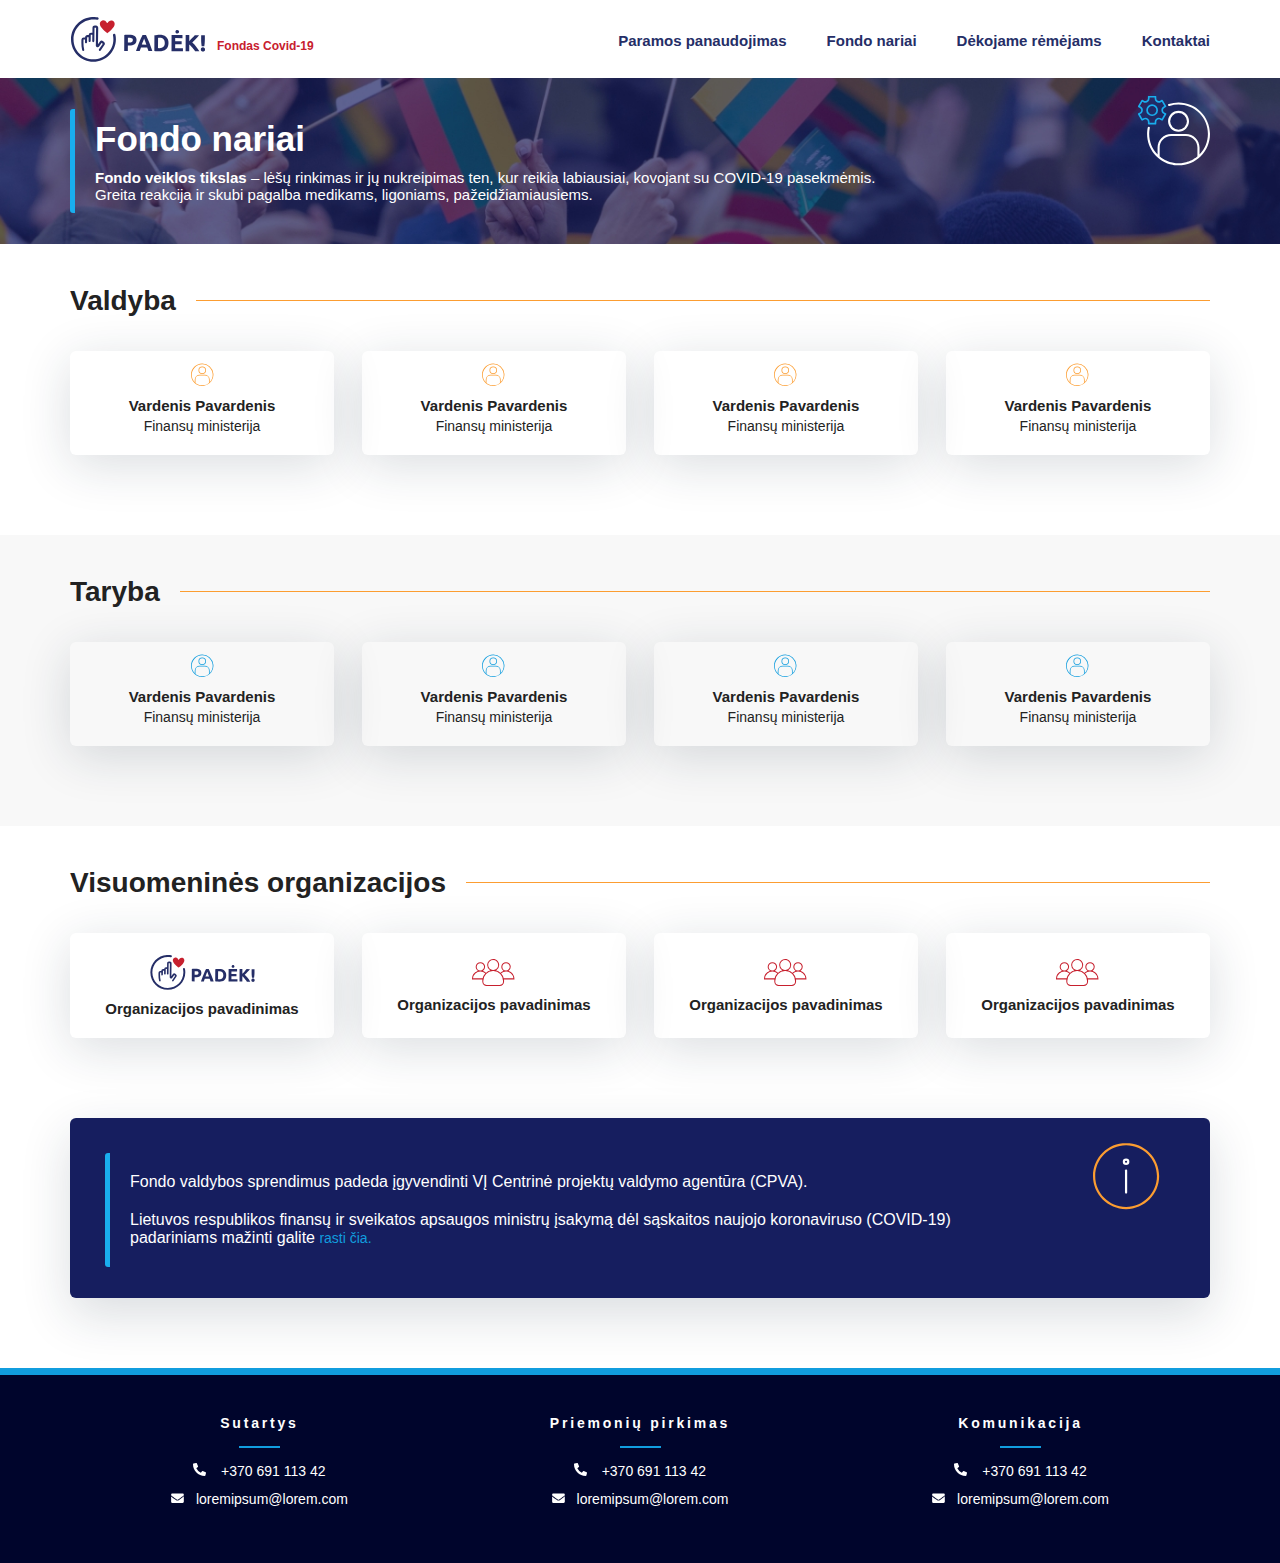
<file: index.html>
<!DOCTYPE html>
<html lang="en">
<head>
    <meta charset="UTF-8">
    <meta name="viewport" content="width=device-width, initial-scale=1.0">
    <title>Fondo nariai</title>
    <link rel="stylesheet" href="assets/css/main.css">
</head>
<body>
    <header class="container">
        <div class="header">

            <div class="logo">
                <div class="logo-icon"></div>
                <div class="logo-text">Fondas Covid-19</div>
            </div>
            
            <div class="nav">
                <nav>
                    <ul>
                        <li>Paramos panaudojimas</li>
                        <li>Fondo nariai</li>
                        <li>Dėkojame rėmėjams</li>
                        <li>Kontaktai</li>
                    </ul>
                </nav>
            </div>
            
        </div>
    </header>

    <main>
        <div class="head-img">
            <div class="head-container container">

                <div class="head-title">
                    
                    <div class="head-text">
                        <h1>Fondo nariai</h1>
                        <span> Fondo veiklos tikslas </span>– lėšų rinkimas ir jų nukreipimas ten, kur reikia labiausiai, kovojant su COVID-19 pasekmėmis.
                            Greita reakcija ir skubi pagalba medikams, ligoniams, pažeidžiamiausiems.
                    </div>
                </div>

                <div class="head-icon">
                </div>

            </div>
        </div>

        <section class="section ">

            <div class="container">
                <div class="section-head">
                    <h2>Valdyba</h2>
                    <span></span>
                </div>

                <div class="section-content">
                    <ul>
                        <li>
                            <div class="content-icon"></div>
                            <div class="content-name">Vardenis Pavardenis</div>
                            <div class="content-sub_name">Finansų ministerija</div>
                        </li>
                        <li>
                            <div class="content-icon"></div>
                            <div class="content-name">Vardenis Pavardenis</div>
                            <div class="content-sub_name">Finansų ministerija</div>
                        </li>
                        <li>
                            <div class="content-icon"></div>
                            <div class="content-name">Vardenis Pavardenis</div>
                            <div class="content-sub_name">Finansų ministerija</div>
                        </li>
                        <li>
                            <div class="content-icon"></div>
                            <div class="content-name">Vardenis Pavardenis</div>
                            <div class="content-sub_name">Finansų ministerija</div>
                        </li>
                    </ul>
                </div>
            </div>
        </section>

        <section class="section">
            <div class="container">
                <div class="section-head">
                    <h2>Taryba</h2>
                    <span></span>
                </div>

                <div class="section-content">
                    <ul>
                        <li>
                            <div class="content-icon"></div>
                            <div class="content-name">Vardenis Pavardenis</div>
                            <div class="content-sub_name">Finansų ministerija</div>
                        </li>
                        <li>
                            <div class="content-icon"></div>
                            <div class="content-name">Vardenis Pavardenis</div>
                            <div class="content-sub_name">Finansų ministerija</div>
                        </li>
                        <li>
                            <div class="content-icon"></div>
                            <div class="content-name">Vardenis Pavardenis</div>
                            <div class="content-sub_name">Finansų ministerija</div>
                        </li>
                        <li>
                            <div class="content-icon"></div>
                            <div class="content-name">Vardenis Pavardenis</div>
                            <div class="content-sub_name">Finansų ministerija</div>
                        </li>
                    </ul>
                </div>
            </div>
        </section>

        <section class="section ">
            <div class="container">
                <div class="section-head">
                    <h2>Visuomeninės organizacijos</h2>
                    <span></span>
                </div>

                <div class="section-content">
                    <ul>
                        <li>
                            <div class="content-icon-logo"></div>
                            <div class="content-name">Organizacijos pavadinimas</div>
                            
                        </li>
                        <li>
                            <div class="content-icon-2"></div>
                            <div class="content-name">Organizacijos pavadinimas</div>
                            
                        </li>
                        <li>
                            <div class="content-icon-2"></div>
                            <div class="content-name">Organizacijos pavadinimas</div>
                            
                        </li>
                        <li>
                            <div class="content-icon-2"></div>
                            <div class="content-name">Organizacijos pavadinimas</div>
                            
                        </li>
                    </ul>
                </div>
            </div>
        </section>

        <div class="short-info container">
            <div class="head-container">

                <div class="head-title">
                    
                    <div class="head-text">
                        <span>Fondo valdybos sprendimus padeda įgyvendinti VĮ Centrinė projektų valdymo agentūra (CPVA).</span>
                        <span>Lietuvos respublikos finansų ir sveikatos apsaugos ministrų įsakymą dėl sąskaitos naujojo koronaviruso (COVID-19) padariniams mažinti galite   <a href="">rasti čia.</a></span>
                    </div>
                </div>

                <div class="info-icon">
                </div>

            </div>
        </div>

    </main>

    <footer>
        <div class="footer container">

            <div class="footer-block">
                <div class="block-title">Sutartys</div>
                <div class="block-spacer"></div>
                <div class="block-contact"><span class="number-icon"></span> <a href="tel:">+370 691 113 42</a></div>
                <div class="block-contact"><span class="email-icon"></span><a href="mailto:">loremipsum@lorem.com</a></div>
            </div>
            <div class="footer-block">
                <div class="block-title">Priemonių pirkimas</div>
                <div class="block-spacer"></div>
                <div class="block-contact"><span class="number-icon"></span> <a href="tel:">+370 691 113 42</a></div>
                <div class="block-contact"><span class="email-icon"></span><a href="mailto:">loremipsum@lorem.com</a></div>
            </div>
            <div class="footer-block">
                <div class="block-title">Komunikacija</div>
                <div class="block-spacer"></div>
                <div class="block-contact"><span class="number-icon"></span> <a href="tel:">+370 691 113 42</a></div>
                <div class="block-contact"><span class="email-icon"></span><a href="mailto:">loremipsum@lorem.com</a></div>
            </div>

        </div>
    </footer>
</body>
</html>
</file>
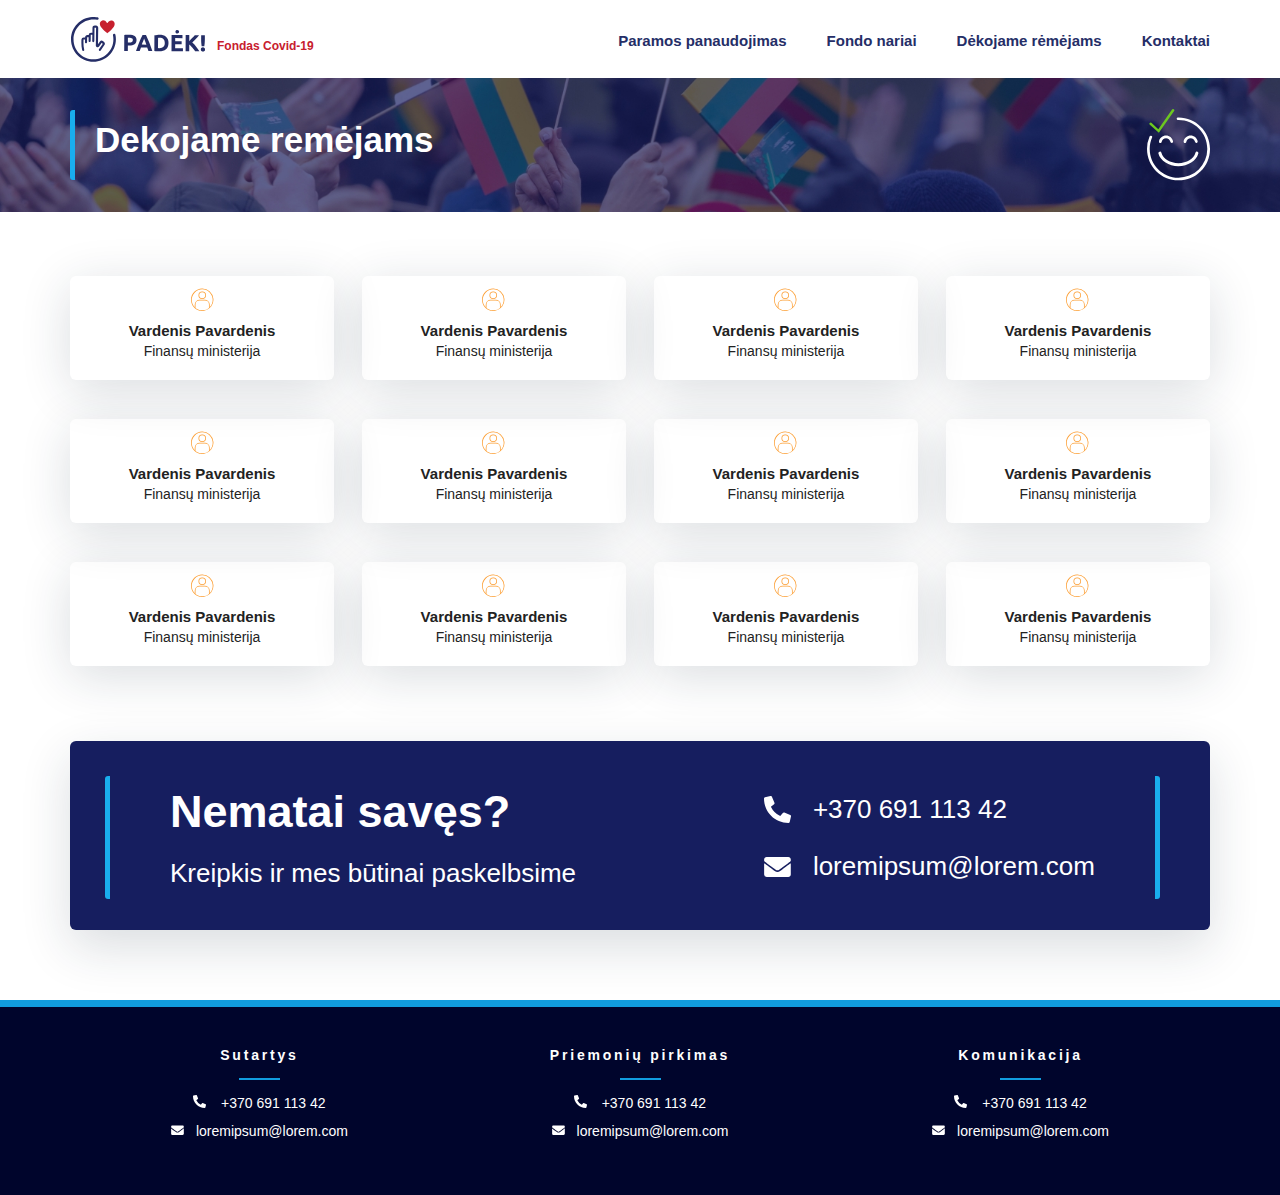
<file: index2.html>
<!DOCTYPE html>
<html lang="en">
<head>
    <meta charset="UTF-8">
    <meta name="viewport" content="width=device-width, initial-scale=1.0">
    <title>Dekojame remėjams</title>
    <link rel="stylesheet" href="assets/css/main.css">
</head>
<body>
    <header class="container">
        <div class="header">

            <div class="logo">
                <div class="logo-icon"></div>
                <div class="logo-text">Fondas Covid-19</div>
            </div>
            
            <div class="nav">
                <nav>
                    <ul>
                        <li>Paramos panaudojimas</li>
                        <li>Fondo nariai</li>
                        <li>Dėkojame rėmėjams</li>
                        <li>Kontaktai</li>
                    </ul>
                </nav>
            </div>
            
        </div>
    </header>
    <main>

        <div class="head-img">
            <div class="head-container sponsors-page_head container">

                <div class="head-title">
                    <div class="head-text">
                        <h1>Dekojame remėjams</h1>
                    </div>
                </div>

                <div class="smile-icon">
                </div>

            </div>
        </div>

        <section class="all-sponsors container">

            <div class="section-content">
                <ul>
                    <li>
                        <div class="content-icon"></div>
                        <div class="content-name">Vardenis Pavardenis</div>
                        <div class="content-sub_name">Finansų ministerija</div>
                    </li>
                    <li>
                        <div class="content-icon"></div>
                        <div class="content-name">Vardenis Pavardenis</div>
                        <div class="content-sub_name">Finansų ministerija</div>
                    </li>
                    <li>
                        <div class="content-icon"></div>
                        <div class="content-name">Vardenis Pavardenis</div>
                        <div class="content-sub_name">Finansų ministerija</div>
                    </li>
                    <li>
                        <div class="content-icon"></div>
                        <div class="content-name">Vardenis Pavardenis</div>
                        <div class="content-sub_name">Finansų ministerija</div>
                    </li>
                    <li>
                        <div class="content-icon"></div>
                        <div class="content-name">Vardenis Pavardenis</div>
                        <div class="content-sub_name">Finansų ministerija</div>
                    </li>
                    <li>
                        <div class="content-icon"></div>
                        <div class="content-name">Vardenis Pavardenis</div>
                        <div class="content-sub_name">Finansų ministerija</div>
                    </li>
                    <li>
                        <div class="content-icon"></div>
                        <div class="content-name">Vardenis Pavardenis</div>
                        <div class="content-sub_name">Finansų ministerija</div>
                    </li>
                    <li>
                        <div class="content-icon"></div>
                        <div class="content-name">Vardenis Pavardenis</div>
                        <div class="content-sub_name">Finansų ministerija</div>
                    </li>
                    <li>
                        <div class="content-icon"></div>
                        <div class="content-name">Vardenis Pavardenis</div>
                        <div class="content-sub_name">Finansų ministerija</div>
                    </li>
                    <li>
                        <div class="content-icon"></div>
                        <div class="content-name">Vardenis Pavardenis</div>
                        <div class="content-sub_name">Finansų ministerija</div>
                    </li>
                    <li>
                        <div class="content-icon"></div>
                        <div class="content-name">Vardenis Pavardenis</div>
                        <div class="content-sub_name">Finansų ministerija</div>
                    </li>
                    <li>
                        <div class="content-icon"></div>
                        <div class="content-name">Vardenis Pavardenis</div>
                        <div class="content-sub_name">Finansų ministerija</div>
                    </li>
                </ul>
            </div>


        </section>

        <div class="short-info sponsor-info container">
            <div class="head-container">

                <div class="head-title">
                    
                    <div class="head-text">
                        <span>Nematai savęs?</span>
                        <span>Kreipkis ir mes būtinai paskelbsime</span>
                    </div>
                </div>

                <div class="short-info_contacts">
                    <div class="block-contact"><span class="number-icon"></span> <a href="tel:">+370 691 113 42</a></div>
                    <div class="block-contact"><span class="email-icon"></span><a href="mailto:">loremipsum@lorem.com</a></div>
                </div>

            </div>
        </div>

    </main>
    <footer>
        <div class="footer container">  
            <div class="footer-block">
                <div class="block-title">Sutartys</div>
                <div class="block-spacer"></div>
                <div class="block-contact"><span class="number-icon"></span> <a href="tel:">+370 691 113 42</a></div>
                <div class="block-contact"><span class="email-icon"></span><a href="mailto:">loremipsum@lorem.com</a></div>
            </div>
            <div class="footer-block">
                <div class="block-title">Priemonių pirkimas</div>
                <div class="block-spacer"></div>
                <div class="block-contact"><span class="number-icon"></span> <a href="tel:">+370 691 113 42</a></div>
                <div class="block-contact"><span class="email-icon"></span><a href="mailto:">loremipsum@lorem.com</a></div>
            </div>
            <div class="footer-block">
                <div class="block-title">Komunikacija</div>
                <div class="block-spacer"></div>
                <div class="block-contact"><span class="number-icon"></span> <a href="tel:">+370 691 113 42</a></div>
                <div class="block-contact"><span class="email-icon"></span><a href="mailto:">loremipsum@lorem.com</a></div>
            </div>  
        </div>
    </footer>
</body>
</html>
</file>
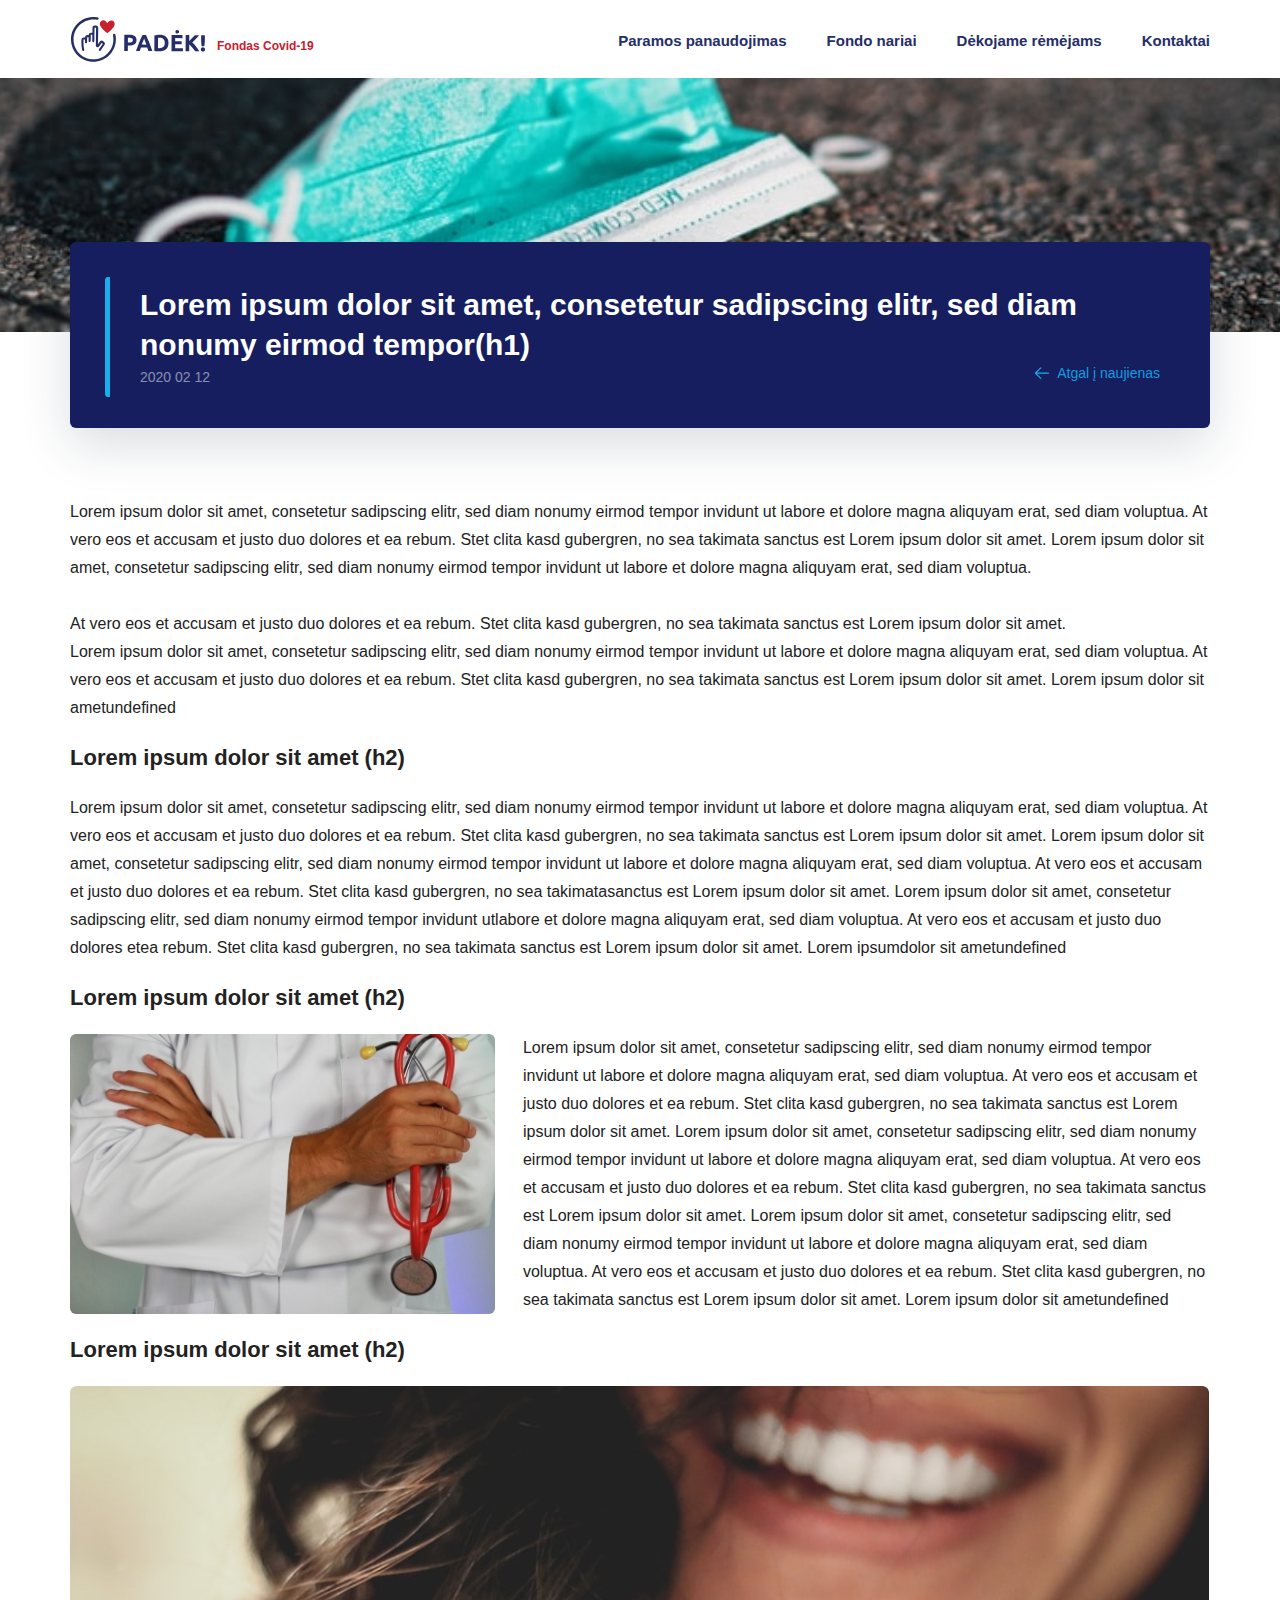
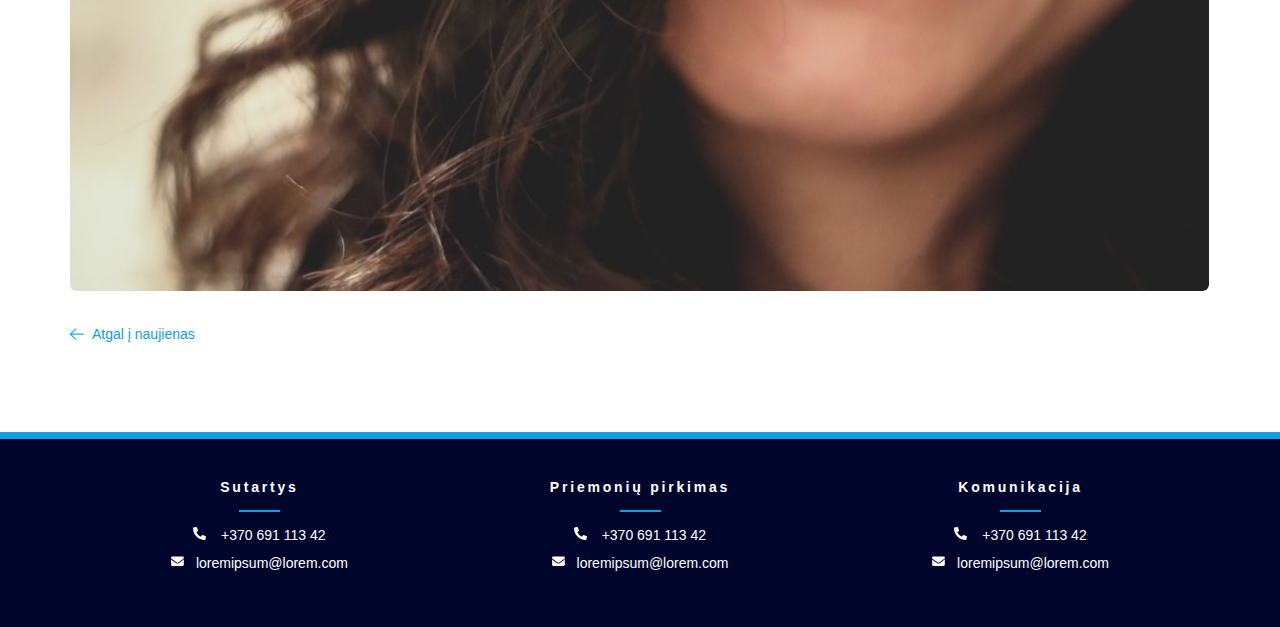
<file: news-inner.html>
<!DOCTYPE html>
<html lang="en">
<head>
    <meta charset="UTF-8">
    <meta name="viewport" content="width=device-width, initial-scale=1.0">
    <title>Naujienu vidinis</title>
    <link rel="stylesheet" href="assets/css/main.css">
</head>
<body>
    <header class="container">
        <div class="header">

            <div class="logo">
                <div class="logo-icon"></div>
                <div class="logo-text">Fondas Covid-19</div>
            </div>
            
            <div class="nav">
                <nav>
                    <ul>
                        <li>Paramos panaudojimas</li>
                        <li>Fondo nariai</li>
                        <li>Dėkojame rėmėjams</li>
                        <li>Kontaktai</li>
                    </ul>
                </nav>
            </div>
            
        </div>
    </header>
    <main>
        <div class="inner-head_img"></div>
        
        <section class="inner-post container">

            <div class="short-info post_head container">
                <div class="head-container">
    
                    <div class="head-title">
                        
                        <div class="head-text">
                            <h1>Lorem ipsum dolor sit amet, consetetur sadipscing elitr, sed diam nonumy eirmod tempor(h1) </h1>
                        </div>
                    </div>
    
                    <div class="post-bottom">
                        <div class="post-date">2020 02 12</div>
                        <div class="back-btn">
                            <a href=""><span></span>Atgal į naujienas</a>
                        </div>
                    </div>
    
                </div>
            </div>
            <p>Lorem ipsum dolor sit amet, consetetur sadipscing elitr, sed diam nonumy eirmod tempor invidunt ut labore et dolore magna aliquyam erat, sed diam voluptua. At vero eos et accusam et justo duo dolores et ea rebum. Stet clita kasd gubergren, no sea takimata sanctus est Lorem ipsum dolor sit amet. Lorem ipsum dolor sit amet, consetetur sadipscing elitr, sed diam nonumy eirmod tempor invidunt ut labore et dolore magna aliquyam erat, sed diam voluptua. </p>
            <p>&nbsp;</p>
            <p>At vero eos et accusam et justo duo dolores et ea rebum. Stet clita kasd gubergren, no sea takimata sanctus est Lorem ipsum dolor sit amet.</p>
                
            <p>Lorem ipsum dolor sit amet, consetetur sadipscing elitr, sed diam nonumy eirmod tempor invidunt ut labore et dolore magna aliquyam erat, sed diam voluptua. At vero eos et accusam et justo duo dolores et ea rebum. Stet clita kasd gubergren, no sea takimata sanctus est Lorem ipsum dolor sit amet. Lorem ipsum dolor sit ametundefined</p>

            <h2>Lorem ipsum dolor sit amet (h2)</h2>
            <p>Lorem ipsum dolor sit amet, consetetur sadipscing elitr, sed diam nonumy eirmod tempor invidunt ut labore et dolore magna aliquyam erat, sed diam voluptua. At vero eos et accusam et justo duo dolores et ea rebum. Stet clita kasd gubergren, no sea takimata sanctus est Lorem ipsum dolor sit amet. Lorem ipsum dolor sit amet, consetetur sadipscing elitr, sed diam nonumy eirmod tempor invidunt ut labore et dolore magna aliquyam erat, sed diam voluptua. 

            At vero eos et accusam et justo duo dolores et ea rebum. Stet clita kasd gubergren, no sea takimatasanctus est Lorem ipsum dolor sit amet.
            Lorem ipsum dolor sit amet, consetetur sadipscing elitr, sed diam nonumy eirmod tempor invidunt utlabore et dolore magna aliquyam erat, sed diam voluptua. At vero eos et accusam et justo duo dolores etea rebum. Stet clita kasd gubergren, no sea takimata sanctus est Lorem ipsum dolor sit amet. Lorem ipsumdolor sit ametundefined</p>

            <div class="inner-post_group">
                <h2>Lorem ipsum dolor sit amet (h2)</h2>
                <div class="group-img"></div>
                <div class="group-text">
                    <p>Lorem ipsum dolor sit amet, consetetur sadipscing elitr, sed diam nonumy eirmod tempor invidunt ut labore et dolore magna aliquyam erat, sed diam voluptua. At vero eos et accusam et justo duo dolores et ea rebum. Stet clita kasd gubergren, no sea takimata sanctus est Lorem ipsum dolor sit amet. Lorem ipsum dolor sit amet, consetetur sadipscing elitr, sed diam nonumy eirmod tempor invidunt ut labore et dolore magna aliquyam erat, sed diam voluptua. 

                        At vero eos et accusam et justo duo dolores et ea rebum. Stet clita kasd gubergren, no sea takimata sanctus est Lorem ipsum dolor sit amet.
                        Lorem ipsum dolor sit amet, consetetur sadipscing elitr, sed diam nonumy eirmod tempor invidunt ut labore et dolore magna aliquyam erat, sed diam voluptua. At vero eos et accusam et justo duo dolores et ea rebum. Stet clita kasd gubergren, no sea takimata sanctus est Lorem ipsum dolor sit amet. Lorem ipsum dolor sit ametundefined</p>
                </div>

            </div>

            <div class="inner-post_img">
                <h2>Lorem ipsum dolor sit amet (h2)</h2>
                <img src="./assets/images/post-big-img.jpg" alt="">
            </div>

            <div class="back-btn">
                <a href=""><span></span>Atgal į naujienas</a>
            </div>

        </section>


    </main>
    <footer>
        <div class="footer container">

            <div class="footer-block">
                <div class="block-title">Sutartys</div>
                <div class="block-spacer"></div>
                <div class="block-contact"><span class="number-icon"></span> <a href="tel:">+370 691 113 42</a></div>
                <div class="block-contact"><span class="email-icon"></span><a href="mailto:">loremipsum@lorem.com</a></div>
            </div>
            <div class="footer-block">
                <div class="block-title">Priemonių pirkimas</div>
                <div class="block-spacer"></div>
                <div class="block-contact"><span class="number-icon"></span> <a href="tel:">+370 691 113 42</a></div>
                <div class="block-contact"><span class="email-icon"></span><a href="mailto:">loremipsum@lorem.com</a></div>
            </div>
            <div class="footer-block">
                <div class="block-title">Komunikacija</div>
                <div class="block-spacer"></div>
                <div class="block-contact"><span class="number-icon"></span> <a href="tel:">+370 691 113 42</a></div>
                <div class="block-contact"><span class="email-icon"></span><a href="mailto:">loremipsum@lorem.com</a></div>
            </div>

        </div>
    </footer>
</body>
</html>
</file>
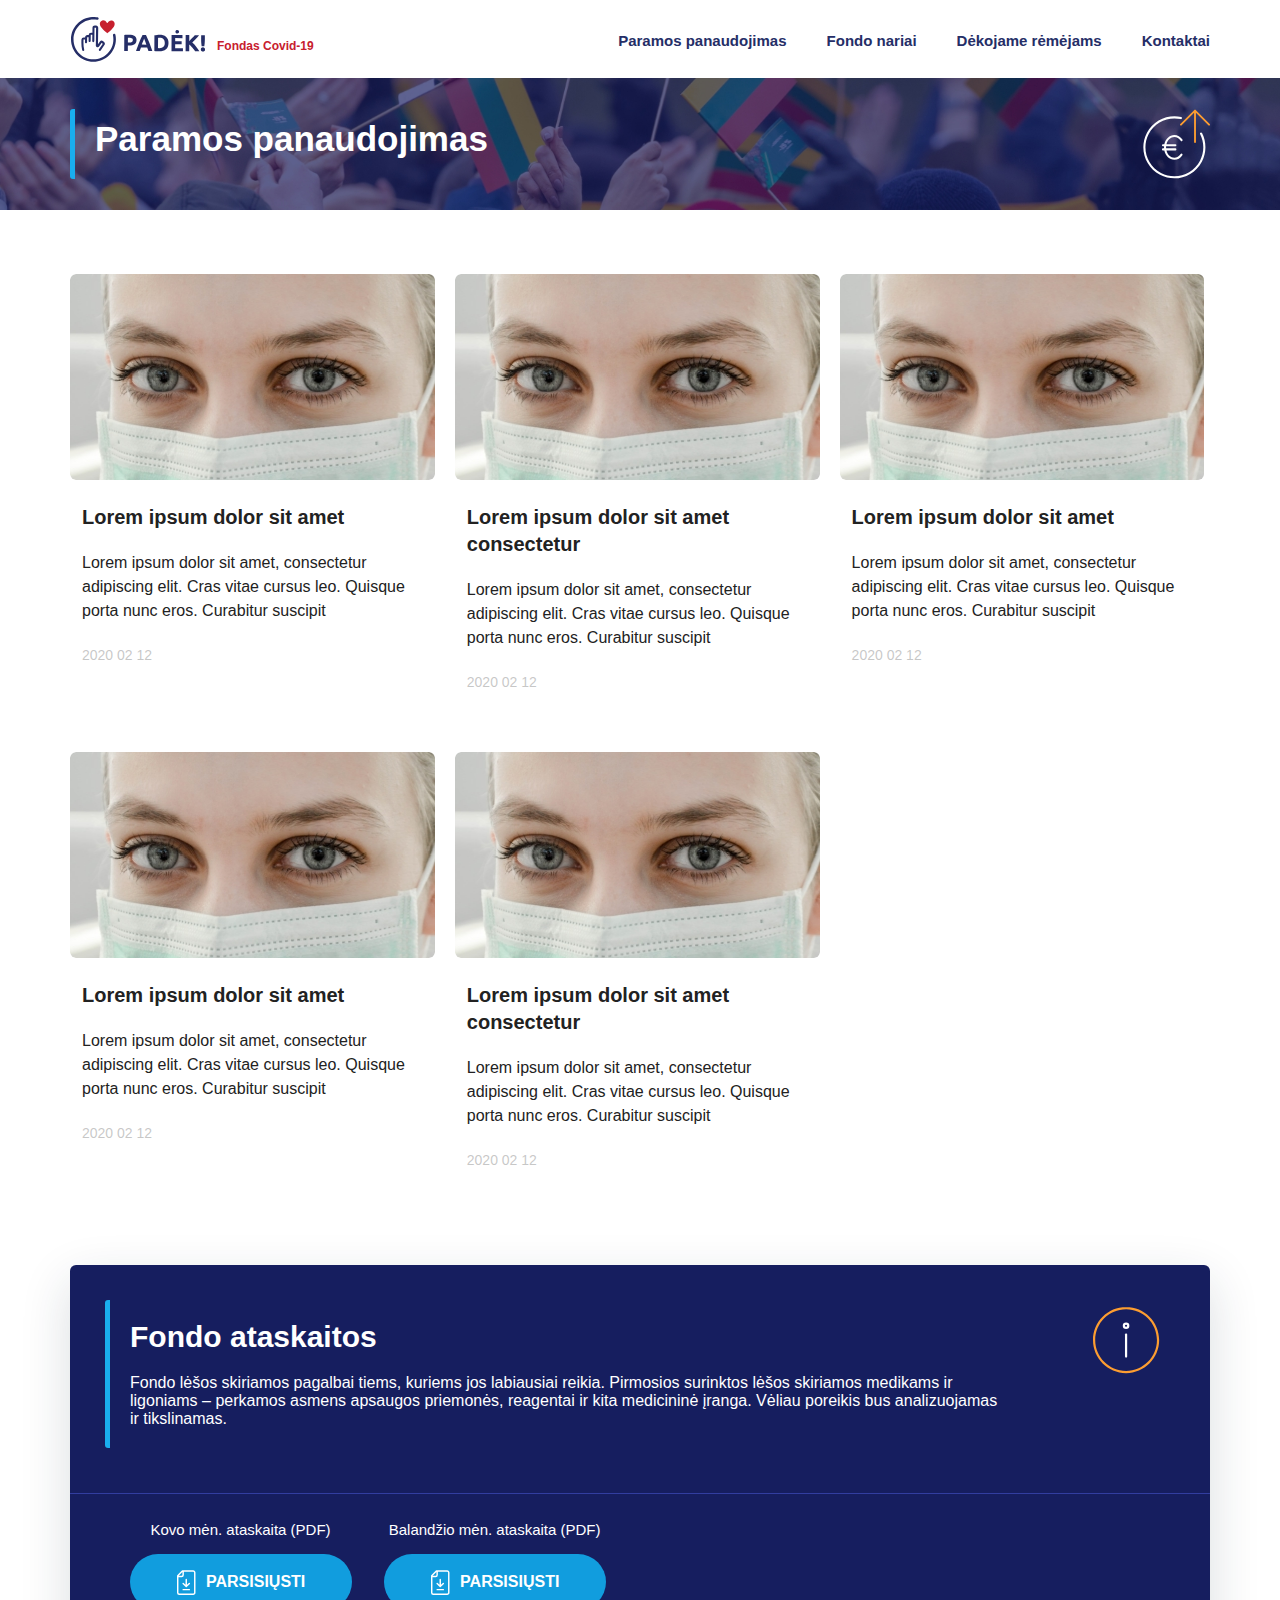
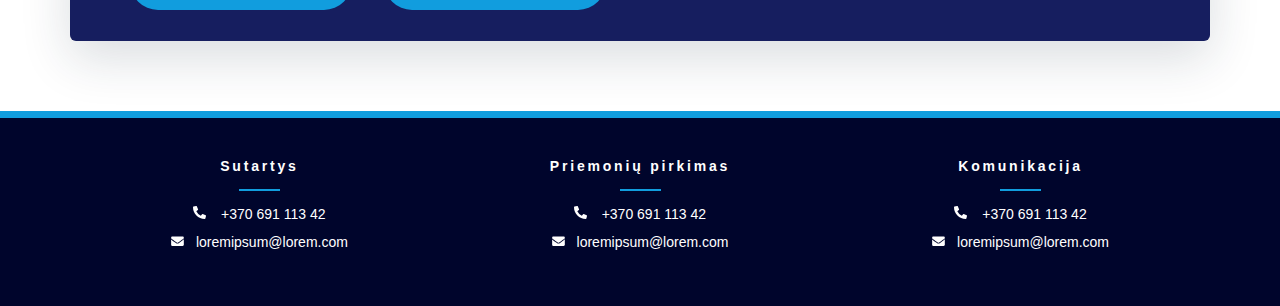
<file: news.html>
<!DOCTYPE html>
<html lang="en">
<head>
    <meta charset="UTF-8">
    <meta name="viewport" content="width=device-width, initial-scale=1.0">
    <title>Paramos panaudojimas</title>
    <link rel="stylesheet" href="assets/css/main.css">
</head>
<body>
    <header class="container">
        <div class="header">

            <div class="logo">
                <div class="logo-icon"></div>
                <div class="logo-text">Fondas Covid-19</div>
            </div>
            
            <div class="nav">
                <nav>
                    <ul>
                        <li>Paramos panaudojimas</li>
                        <li>Fondo nariai</li>
                        <li>Dėkojame rėmėjams</li>
                        <li>Kontaktai</li>
                    </ul>
                </nav>
            </div>
            
        </div>
    </header>
    <main>
        <div class="head-img">
            <div class="head-container sponsors-page_head container">

                <div class="head-title">
                    <div class="head-text">
                        <h1>Paramos panaudojimas</h1>
                    </div>
                </div>

                <div class="money-icon">
                </div>

            </div>
        </div>

        <section class="news container">
            <div class="single-news ">
                <div class="news-img">
                </div>

                <div class="news-content">
                    <div class="content-title">Lorem ipsum dolor sit amet</div>
                    <div class="content-text">Lorem ipsum dolor sit amet, consectetur adipiscing elit. Cras vitae cursus leo. Quisque porta nunc eros. Curabitur suscipit</div>
                    <div class="content-date">2020 02 12</div>
                </div>
            </div>
            <div class="single-news ">
                <div class="news-img">
                </div>

                <div class="news-content">
                    <div class="content-title">Lorem ipsum dolor sit amet consectetur</div>
                    <div class="content-text">Lorem ipsum dolor sit amet, consectetur adipiscing elit. Cras vitae cursus leo. Quisque porta nunc eros. Curabitur suscipit</div>
                    <div class="content-date">2020 02 12</div>
                </div>
            </div>
            <div class="single-news ">
                <div class="news-img">
                </div>

                <div class="news-content">
                    <div class="content-title">Lorem ipsum dolor sit amet</div>
                    <div class="content-text">Lorem ipsum dolor sit amet, consectetur adipiscing elit. Cras vitae cursus leo. Quisque porta nunc eros. Curabitur suscipit</div>
                    <div class="content-date">2020 02 12</div>
                </div>
            </div>
            <div class="single-news ">
                <div class="news-img">
                </div>

                <div class="news-content">
                    <div class="content-title">Lorem ipsum dolor sit amet</div>
                    <div class="content-text">Lorem ipsum dolor sit amet, consectetur adipiscing elit. Cras vitae cursus leo. Quisque porta nunc eros. Curabitur suscipit</div>
                    <div class="content-date">2020 02 12</div>
                </div>
            </div>
            <div class="single-news ">
                <div class="news-img">
                </div>

                <div class="news-content">
                    <div class="content-title">Lorem ipsum dolor sit amet consectetur</div>
                    <div class="content-text">Lorem ipsum dolor sit amet, consectetur adipiscing elit. Cras vitae cursus leo. Quisque porta nunc eros. Curabitur suscipit</div>
                    <div class="content-date">2020 02 12</div>
                </div>
            </div>

        </section>

        <div class="short-info support-info container">
            <div class="head-container">
                <div class="head-title">
                    
                    <div class="head-text">
                        <span>Fondo ataskaitos</span>
                        <span>Fondo lėšos skiriamos pagalbai tiems, kuriems jos labiausiai reikia. Pirmosios surinktos lėšos skiriamos medikams ir ligoniams – perkamos asmens apsaugos priemonės, reagentai ir kita medicininė įranga. Vėliau poreikis bus analizuojamas ir tikslinamas.</span>
                    </div>
                </div>

                <div class="info-icon">
                </div>
            </div>
            <div class="info-space-line"></div>
            <div class="info-report">

                <div class="report-item">
                    <div class="item-title">Kovo mėn. ataskaita (PDF)</div>
                    <div class="item-button">
                        <button><span class="btn-icon"></span>PARSISIŲSTI</button>
                    </div>
                </div>
                <div class="report-item">
                    <div class="item-title">Balandžio mėn. ataskaita (PDF)</div>
                    <div class="item-button">
                        <button><span class="btn-icon"></span>PARSISIŲSTI</button>
                    </div>
                </div>

            </div>

        </div>
    

    </main>
    <footer>
        <div class="footer container">

            <div class="footer-block">
                <div class="block-title">Sutartys</div>
                <div class="block-spacer"></div>
                <div class="block-contact"><span class="number-icon"></span> <a href="tel:">+370 691 113 42</a></div>
                <div class="block-contact"><span class="email-icon"></span><a href="mailto:">loremipsum@lorem.com</a></div>
            </div>
            <div class="footer-block">
                <div class="block-title">Priemonių pirkimas</div>
                <div class="block-spacer"></div>
                <div class="block-contact"><span class="number-icon"></span> <a href="tel:">+370 691 113 42</a></div>
                <div class="block-contact"><span class="email-icon"></span><a href="mailto:">loremipsum@lorem.com</a></div>
            </div>
            <div class="footer-block">
                <div class="block-title">Komunikacija</div>
                <div class="block-spacer"></div>
                <div class="block-contact"><span class="number-icon"></span> <a href="tel:">+370 691 113 42</a></div>
                <div class="block-contact"><span class="email-icon"></span><a href="mailto:">loremipsum@lorem.com</a></div>
            </div>

        </div>
    </footer>
</body>
</html>
</file>
<file: assets/css/main.css>
/* Default */

body, html {
    background: #fff;
    padding: 0;
    margin: 0;
    width: 100%;
    font-weight: 400;
    font-family: 'Open Sans', sans-serif;
}
html {
    scroll-behavior: smooth;
  }
input, textarea, select {
    font-family: 'Open Sans', sans-serif;
}
body{
    min-width: 300px;
}
body img {
	max-width:100%;
    height:auto;
    display: block;
}
a img {
	border: 0;
}

a:active, a:visited, a, a:hover, a:focus, button {
    text-decoration: none!important;
    outline: 0!important;
}

* {
    outline:0 ! important;
    box-sizing: border-box;
    -moz-box-sizing: border-box;
    -webkit-box-sizing: border-box;
}

p {
	word-wrap: break-word!important;
    font-size: 14px;
    color: #333;
    line-height: 1.4;
}

h1, h2, h3 {
    font-family: 'Open Sans', sans-serif;
}

h1, h2, h3, h4, h5, h6, p {
    font-weight: normal;
    margin: 0;
}
a {
	outline : none!important;
    text-decoration: none;
    color: #444444;
    font-family: 'Open Sans', sans-serif;
    font-size: 14px;
    font-weight: 400;
}

body a:hover {
	text-decoration: none;
}
.alignright  {
	float: right;
    margin: 0 0 20px 20px;
}
.clear {
	clear: both;
}
.alignleft {
	float: left;
    margin: 0 20px 20px 0;
}
.aligncenter {
	display: block;
	margin: 10px auto;
}

.center {
    width: 100%;
    max-width: 1200px;
    margin: auto;
}

.flex {
    display: -webkit-box;
    display: -moz-box;
    display: -webkit-flex;
    display: -ms-flexbox;
    display: flex;
    flex-wrap: wrap;
    -ms-flex-wrap: wrap;
    -webkit-flex-wrap: wrap;
}

.v-center {
    position: absolute;
    top: 50%;
    transform:translateY(-50%);
    -ms-transform:translateY(-50%); 
    -webkit-transform:translateY(-50%); 
    left: 0;
    right: 0;
}

ul {
    margin: 0;
    padding: 0;
    list-style: none;
}

html{
    font-size: 10px;
}
.container{
    max-width: 1140px;
    margin: 0 auto;
}

/*
// Header
*/
.header{
    display: flex;
    justify-content: space-between;
    align-items: center;
}
.logo{
    display: flex;
}
.logo-icon{
    background: url(../icons/logo-icon.svg) no-repeat scroll center center;
    background-size: contain;
    height: 45px;
    width: 135px;
}
.logo-text{
    color:  #c7202e;
    font-size: 1.2rem;
    font-weight: 600;
    margin-left: 12px;
    margin-top: 22px;
}
.nav ul {
    display: flex;
}
.nav ul li{
    color: #252e67;
    font-size: 1.5rem;
    font-weight: 600;
    margin: 0 2rem;
    padding: 3.2rem 0 2.3rem 0;
    border-bottom: 6px solid transparent;
    transition: ease 0.4s;
    cursor: pointer;
}
.nav ul li:hover{
    color: #119dde;
    border-bottom: 6px solid #119dde;
}
.nav ul li:last-child{
    margin-right: 0;
}
/*
// Inner page header
*/
.head-img{
    background: url(../images/head-img.jpg) no-repeat scroll center center;
    background-size: cover;
    padding: 3.1rem 0;
}
.head-container{
    display: flex;
    justify-content: space-between;
    align-items: center;
}
.head-title{
    border-radius: 3px;
    border-left: 5px solid #19aeee;
    padding: 1rem 0;
    padding-left: 2rem;
    width: 74%;
}
.head-text{
    
    color: white;
    font-size: 1.5rem;
    
}
.head-text span {
    font-weight: 700;
}
.head-text h1{
    font-size: 3.5rem;
    font-weight: 600;
    margin-bottom: 1rem;
}
.head-icon{
    background: url(../icons/head-icon.svg) no-repeat scroll center center;
    background-size: contain;
    height: 70px;
    width: 73px;
    margin-top: -60px;
}
/*
// Inner page section
*/
.section{
    padding: 4.8rem 0 8rem 0;
}
.section:nth-child(odd){
    background-color: #f8f8f8;
    padding: 4.8rem 0 8rem 0;
}
.section-head{
    margin-bottom: 4.8rem;
    position: relative;
}
.section-head h2{
    color: #222222;
    font-size: 2.8rem;
    font-weight: 600;
    line-height: 27px;
    padding-right: 2rem;
    background-color: white;
    position: absolute;
    top: -50%;
}
.section:nth-child(odd) .section-head h2{
    background-color: #f8f8f8;
}
.section-head span{
    display: inline-block;
    height: 1px;
    width: 100%;
    background-color:  #fc9d31;
}
.section-content{

}
.section-content ul{
    display: flex;
    justify-content: space-between;

}
.section-content ul li{
    width: 23.16%;
    padding: 1.2rem 0 1.9rem 0;
    display: flex;
    flex-direction: column;
    justify-content: center;
    align-items: center;
    box-shadow: 0 10px 50px rgba(23, 41, 65, 0.16);
    border-radius: 6px;
}
.content-icon{
    background: url(../icons/cont-icon.svg) no-repeat scroll center center;
    background-size: contain;
    height: 23px;
    width: 23px;
    margin-bottom: 1rem;
}
.section:nth-child(odd) .content-icon{
    background: url(../icons/cont-icon-2.svg) no-repeat scroll center center;
}
.content-icon-2{
    background: url(../icons/cont-icon-3.svg) no-repeat scroll center center;
    background-size: contain;
    height: 27px;
    width: 43px;
    margin: 0.9rem 0;
}
.content-icon-logo{
    background: url(../icons/logo-icon.svg) no-repeat scroll center center;
    background-size: contain;
    height: 36px;
    width: 105px;
    margin: 0.9rem 0;
}

.content-name{
    color: #222222;
    font-size: 1.5rem;
    font-weight: 600;
    line-height: 2rem;
}
.content-sub_name{
    color: #222222;
    font-size: 1.4rem;
    line-height: 2rem;
}


.short-info{
    box-shadow: 0 17px 50px rgba(23, 41, 65, 0.16);
    border-radius: 6px;
    background-color: #161e5f;
    padding: 3.5rem 5rem 3.1rem 3.5rem;
    margin-bottom: 7rem;
}
.short-info .head-text span{
    display: inline-block;
    font-size: 16px;
    font-weight: 400;
    margin: 1rem 0;
}
.short-info .head-text span a{
    color: #119dde;
}
.short-info .head-title{
    width: 85%;
}
.short-info .head-text{
    width: auto;
}
.info-icon{
    background: url(../icons/info-icon.svg) no-repeat scroll center center;
    background-size: contain;
    height: 67px;
    width: 67px;
    margin-top: -67px;
}

footer{
    background-color: #00052c;
    border-top: 7px solid #119dde;
    padding: 4rem 0 5rem 0;
}
.footer{
    display: flex;
    justify-content: space-around;
}
.footer-block{
    display: flex;
    flex-direction: column;
    align-items: center;
    justify-content: center;
}
.block-title{
    color: #ffffff;
    font-size: 1.4rem;
    font-weight: 700;
    letter-spacing: 2.8px;
}
.block-spacer{
    width: 41px;
    height: 2px;
    background-color: #119dde;
    margin: 1.5rem 0 0.9rem 0;
}
.block-contact{
    margin: 0.6rem 0;
}
.block-contact a{
    color: #ffffff;
    font-size: 1.4rem;

}
.block-contact .number-icon{
    background: url(../icons/number-icon.svg) no-repeat scroll center center;
    background-size: contain;
    width: 13px;
    height: 13px;
    display: inline-block;
    margin-right: 12px;
}
.block-contact .email-icon{
    background: url(../icons/mail-icon.svg) no-repeat scroll center center;
    background-size: contain;
    width: 13px;
    height: 13px;
    display: inline-block;
    margin-right: 12px;
}

/*
//Index2 page
*/
.smile-icon{
    background: url(../icons/smile-icon.svg) no-repeat scroll center center;
    background-size: contain;
    height: 72px;
    width: 63px;
}
.sponsors-page_head .head-title .head-text{
    width: auto;
}
.all-sponsors{
    padding: 6.4rem 0 7.5rem 0;
}
.all-sponsors ul {
    flex-wrap: wrap;
}
.all-sponsors ul li:nth-child(4) ~ li{
    margin-top: 3.9rem;
}
.short-info.sponsor-info .head-title{
    width: 50%;
}
.short-info.sponsor-info .head-text span:first-child{
    font-size: 45px;
    font-weight: 700;
}
.short-info.sponsor-info .head-text span{
    font-size: 26px;
    font-weight: 400;
}
.short-info.sponsor-info .head-container{
    border: 5px solid #19aeee;
    border-top: none;
    border-bottom: none;
    border-radius: 3px;
    padding: 0 6rem 0 6rem;
}
.short-info.sponsor-info .head-title{
    border: none;
    padding: 0;
}
.short-info_contacts .block-contact a{
    font-size: 26px;
    font-weight: 400;
}
.short-info_contacts .block-contact{
    display: flex;
    align-items: center;
    padding: 1rem 0;
}
.short-info_contacts .block-contact .number-icon, .short-info_contacts .block-contact .email-icon{
    width: 27px;
    height: 27px;
}
.short-info_contacts .block-contact .email-icon, .short-info_contacts .block-contact .number-icon{
    margin-right: 2.2rem;
}
/*
// Main page
*/
.money-icon{
    background: url(../icons/money-icon.svg) no-repeat scroll center center;
    background-size: contain;
    height: 70px;
    width: 67px;
}
.news{
    padding: 6.4rem 0 6.9rem 0;
    display: flex;
    flex-wrap: wrap;
}

.single-news {
    width: 32%;
    cursor: pointer;
    border-radius: 6px;
    transition: ease 0.4s;
}
.single-news:hover {
    box-shadow: 0 10px 50px rgba(23, 41, 65, 0.16);
}
.single-news:nth-child(3n+2) {
    margin: 0 2rem;
}
.single-news:nth-child(3) ~ .single-news {
    margin-top: 3.4rem;
}
.news-img{
    background: url(../images/news-img.jpg) no-repeat scroll center center;
    background-size: cover;
    height: 20.6rem;
    border-radius: 6px;
}
.news-content{
    padding: 2.4rem 1.2rem;
}
.news-content .content-title{
    color: #222222;
    font-size: 2rem;
    font-weight: 600;
    line-height: 2.7rem;
}
.news-content .content-text{
    color: #222222;
    font-size: 1.6rem;
    font-weight: 400;
    line-height: 2.4rem;
    margin: 2rem 0;
}
.news-content .content-date{
    opacity: 0.5;
    color: rgb(34, 34, 34, 0.5);
    font-size: 1.4rem;
    font-weight: 400;
    line-height: 2.4rem;
}
.support-info .head-text span:first-child{
    font-size: 30px;
    font-weight: 600;
}
.support-info{
    position: relative;
}
.support-info .head-container{
    margin-bottom: 4.5rem;
}
.info-report {
    padding: 2.8rem 2.5rem 0rem 2.5rem;
}
.info-space-line{
    position: absolute;
    border-top: 1px solid #323ea0;
    left: 0;
    width: 100%;
}
.info-report{
    display: flex;
}
.report-item{
   width: 22%;
   margin: 0 1.65rem;
}
.report-item:first-child{
   margin-left: 0;
}
.report-item:last-child{
  margin-right: 0;
}
.report-item .item-title{
    color: #ffffff;
    font-size: 15px;
    margin-bottom: 1.6rem;
    text-align: center;
}
.report-item .item-button button{
    border-radius: 28px;
    background-color: #119dde;
    border: none;
    padding: 1.55rem 4.7rem;
    color: #ffffff;
    font-size: 1.6rem;
    font-weight: 700;
    line-height: 2rem;
    display: flex;
    align-items: center;
    cursor: pointer;
}
.item-button .btn-icon{
    display: inline-block;
    background: url(../icons/download-icon.svg) no-repeat scroll center center;
    background-size: contain;
    width: 19px;
    height: 25px;
    margin-right: 1rem;
}
/*
// News inner page 
*/
.inner-head_img{
    background: url(../images/inner-head-img.jpg) no-repeat scroll center bottom;
    /* background-size: cover; */
    height: 28.2vh;
}
.post_head .head-container{
    border-radius: 3px;
    border-left: 5px solid #19aeee;
    padding: 0.8rem 0;
    padding-left: 3rem;
}
.post_head .head-container .head-title{
    border: none;
    padding: 0;
}
.post_head .head-text h1{
    color: #ffffff;
    font-size: 3rem;
    font-weight: 600;
    line-height: 4rem;
    margin: 0;
}
.post_head .head-title{
    width: auto;
}
.post_head .head-container{
    display: block;
}
.post-bottom{
    display: flex;
    justify-content: space-between;
}
.post-bottom .post-date{
    color: rgb(255, 255, 255, 0.5);
    font-size: 1.4rem;
    line-height: 2.4rem;
}
.back-btn a{
    color: #119dde;
    font-size: 1.4rem;
    display: flex;
    align-items: center;
    transition: ease 0.3s;
}
.back-btn a:hover{
    opacity: 0.8;
}
.back-btn a span{
    display: inline-block;
    background: url(../icons/left-arrow.svg) no-repeat scroll center center;
    background-size: contain;
    width: 14px;
    height: 12px;
    margin-right: 8px;
}
.inner-post{
    /* padding-bottom: 9.2rem; */
    transform: translateY(-90px);
}
.inner-post p {
    color: #222222;
    font-size: 1.6rem;
    line-height: 2.8rem;
}
.inner-post h2 {
    color: #222222;
    font-size: 2.2rem;
    font-weight: 600;
    line-height: 4rem;
    margin: 1.6rem 0;
}
.inner-post_group{
    display: flex;
    justify-content: space-between;
    flex-wrap: wrap;
}
.inner-post_group h2, .inner-post_img h2{
    width: 100%;
    margin: 1.6rem 0;
}
.group-img{
    background: url(../images/group-img.jpg) no-repeat scroll center center;
    background-size: cover;
    width: 37.28%;
    border-radius: 6px;
}
.group-text{
    width: 60.27%;
}
.inner-post_img{ 
    margin-bottom: 3.5rem;
}
.inner-post_img img{
    border-radius: 6px;
}
</file>
